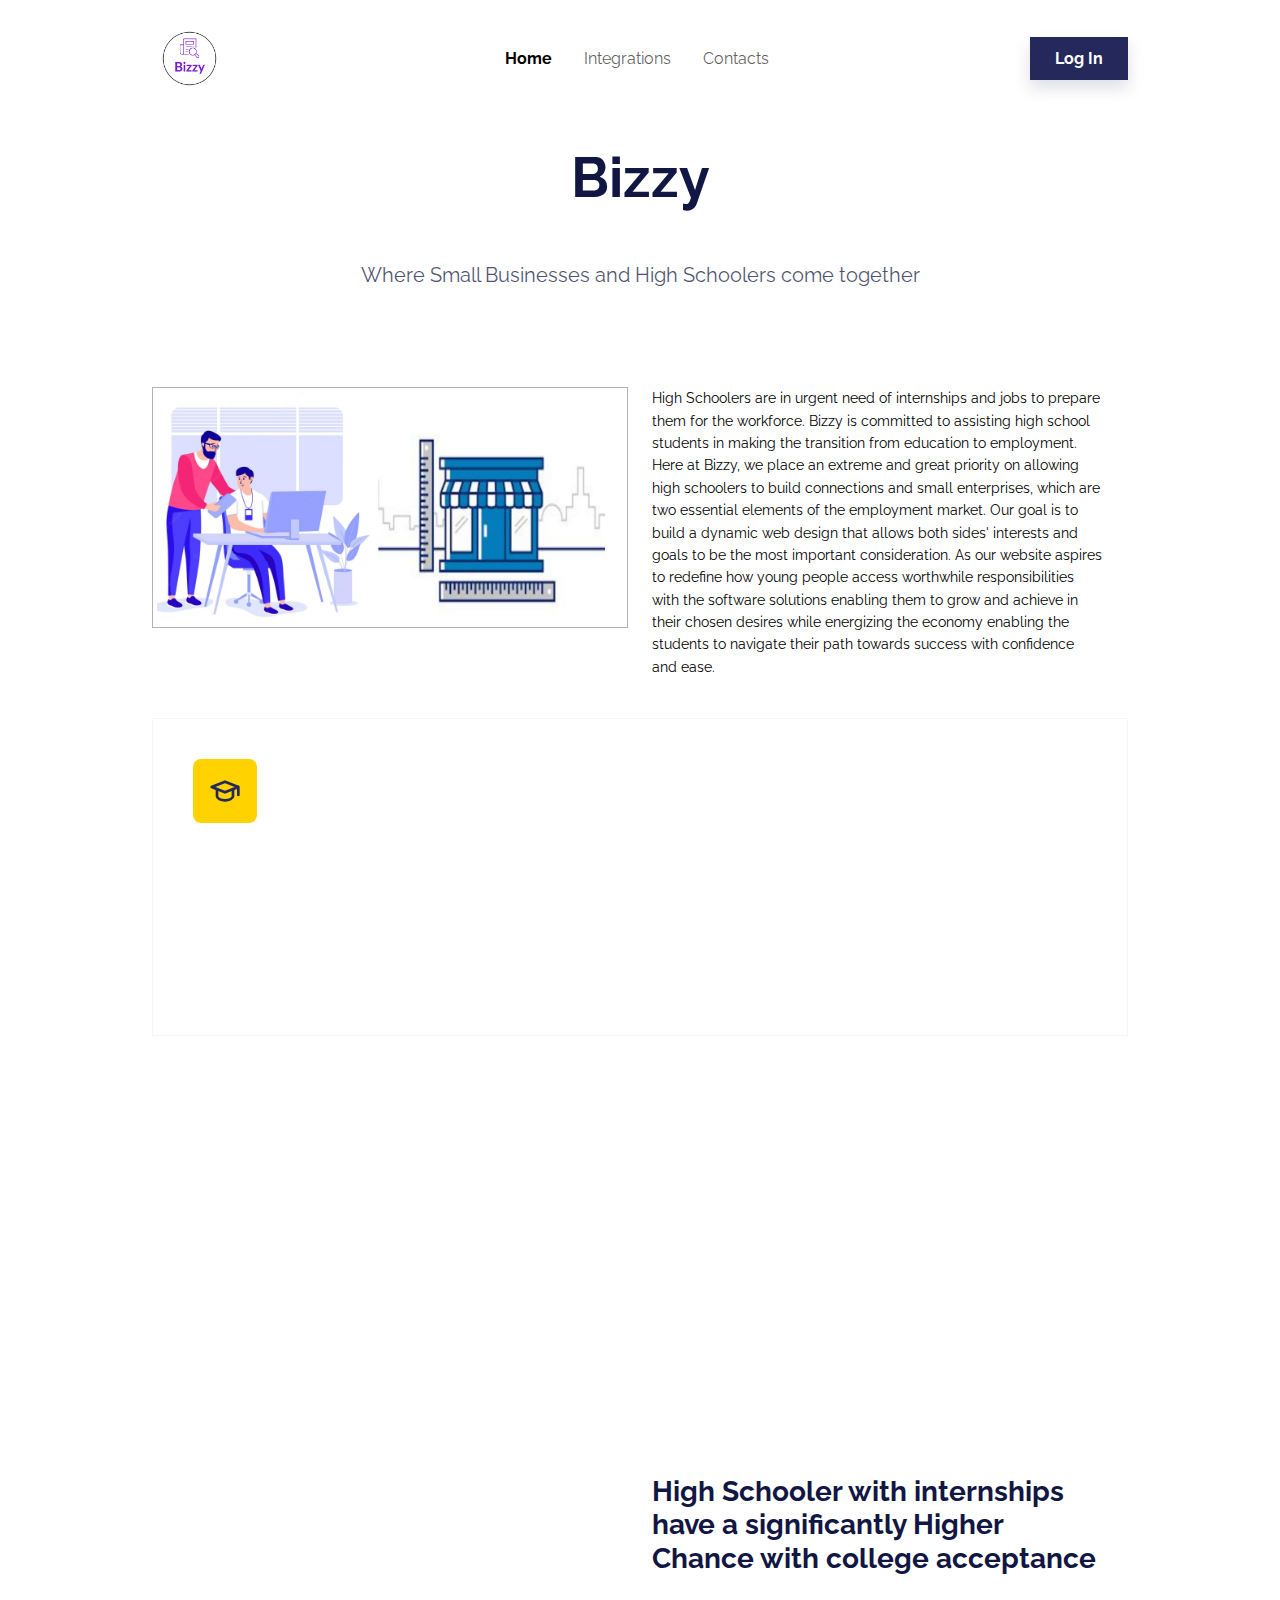
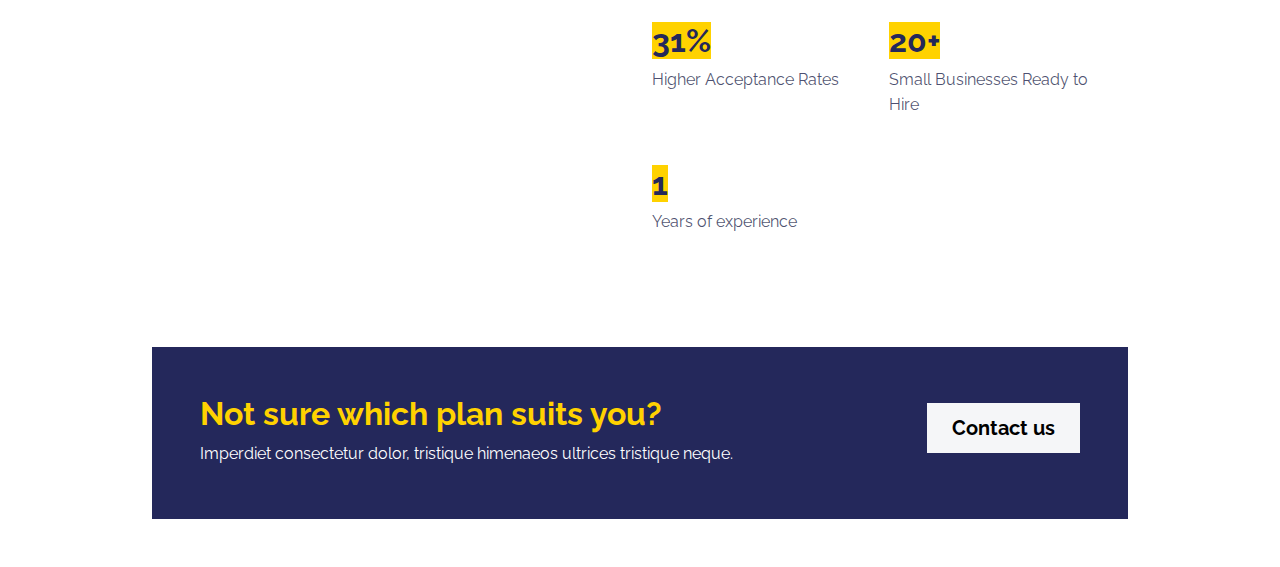
<file: Bizzy/websites/index.html>
<!DOCTYPE html>
<html data-bs-theme="light" lang="en">

<head>
    <meta charset="utf-8">
    <meta name="viewport" content="width=device-width, initial-scale=1.0, shrink-to-fit=no">
    <title>Home - Brand</title>
    <link rel="stylesheet" href="assets/bootstrap/css/bootstrap.min.css">
    <link rel="stylesheet" href="https://fonts.googleapis.com/css?family=Raleway:300italic,400italic,600italic,700italic,800italic,400,300,600,700,800&amp;display=swap">
    <link rel="stylesheet" href="assets/css/aos.min.css">
    <link rel="stylesheet" href="assets/css/A-Blog-Page.css">
    <link rel="stylesheet" href="assets/css/Latest-Blog.css">
</head>

<body>
    <nav class="navbar navbar-expand-md fixed-top navbar-shrink py-3 navbar-light" id="mainNav">
        <div class="container"><a class="navbar-brand d-flex align-items-center" href="./index.html"><span><img src="assets/img/Bizzy-1.png" width="75px" height="75px"></span></a><button data-bs-toggle="collapse" class="navbar-toggler" data-bs-target="#navcol-1"><span class="visually-hidden">Toggle navigation</span><span class="navbar-toggler-icon"></span></button>
            <div class="collapse navbar-collapse" id="navcol-1">
                <ul class="navbar-nav mx-auto">
                    <li class="nav-item"><a class="nav-link active" href="index.html">Home</a></li>
                    <li class="nav-item"><a class="nav-link" href="Jobcreator.html">Integrations</a></li>
                    <li class="nav-item"><a class="nav-link" href="contacts.html">Contacts</a></li>
                </ul><a class="btn btn-primary shadow" role="button" href="https://sincerecrate.backendless.app/api/files/ui-builder/containers/default/index.html?page=HomePage&data=%7B%7D">Log In</a>
            </div>
        </div>
    </nav>
    <header class="pt-5">
        <div class="container pt-4 pt-xl-5">
            <div class="row pt-5">
                <div class="col-md-8 text-center text-md-start mx-auto">
                    <div class="text-center">
                        <h1 class="display-4 fw-bold mb-5">Bizzy</h1>
                        <p class="fs-5 text-muted mb-5">Where Small Businesses and High Schoolers come together</p>
                    </div>
                </div>
                <div class="col-12 col-lg-10 mx-auto">
                    <div class="text-center position-relative"></div>
                </div>
            </div>
        </div>
    </header>
    <section>
        <div class="container py-4 py-xl-5">
            <div class="row gy-4 row-cols-1 row-cols-md-2 row-cols-lg-3">
                <div class="col-lg-6"><img class="img-thumbnail mt-md-0" data-aos="fade-up" src="assets/img/Screen%20Shot%202023-07-08%20at%208.08.09%20PM.png" width="304" height="156" style="width: 600px;"></div>
                <div class="col" data-aos="fade-up">
                    <p style="width: 450px;font-size: 14px;"><span style="color: rgb(0, 0, 0); background-color: transparent;">High Schoolers are in urgent need of internships and jobs to prepare them for the workforce. Bizzy is committed to assisting high school students in making the transition from education to employment. Here at Bizzy, we place an extreme and great priority on allowing high schoolers to build connections and small enterprises, which are two essential elements of the employment market. Our goal is to build a dynamic web design that allows both sides' interests and goals to be the most important consideration. As our website aspires to redefine how young people access worthwhile responsibilities with the software solutions enabling them to grow and achieve in their chosen desires while energizing the economy enabling the students to navigate their path towards success with confidence and ease.&nbsp;</span></p>
                </div>
                <div class="col-lg-12">
                    <div class="card border-light border-1 d-flex justify-content-center p-4">
                        <div class="card-body">
                            <div class="bs-icon-lg bs-icon-rounded bs-icon-secondary d-flex flex-shrink-0 justify-content-center align-items-center d-inline-block mb-4 bs-icon" data-aos="fade-up"><svg xmlns="http://www.w3.org/2000/svg" width="1em" height="1em" viewBox="0 0 24 24" stroke-width="2" stroke="currentColor" fill="none" stroke-linecap="round" stroke-linejoin="round" class="icon icon-tabler icon-tabler-school">
                                    <path stroke="none" d="M0 0h24v24H0z" fill="none"></path>
                                    <path d="M22 9l-10 -4l-10 4l10 4l10 -4v6"></path>
                                    <path d="M6 10.6v5.4a6 3 0 0 0 12 0v-5.4"></path>
                                </svg></div>
                            <div>
                                <h4 class="fw-bold" data-aos="fade-up">Job Opportunities for High Schoolers</h4>
                                <p class="text-muted" data-aos="fade-up">Bizzy is a place for young people to enter the workforce, and work for a small business in their local area, benefitting both parties.</p><a href="https://sincerecrate.backendless.app/api/files/ui-builder/containers/default/index.html?page=WelcomePageWeb&data=%7B%7D" class="btn btn-primary" data-aos="fade-up" type="button">Apply Now!</button><button class="btn btn-sm px-0" type="button"></a>
                            </div>
                        </div>
                    </div>
                </div>
            </div>
        </div>
    </section>
    <section>
        <div class="container py-4 py-xl-5">
            <div class="row">
                <div class="col-md-6">
                    <h3 class="display-6 fw-bold pb-md-4" data-aos="fade-right">Small Business Looking for Employees?</h3>
                    <div class="row"></div>
                </div>
                <div class="col-md-6 pt-4" data-aos="fade-left">
                    <p class="text-muted mb-4">Sign up as an employer to be able to post your job opportunities.</p><a href="https://sincerecrate.backendless.app/api/files/ui-builder/containers/default/index.html?page=VolpassRegistrationPage&data=%7B%7D"class="btn btn-primary" type="button">Sign Up</a>
                </div>
            </div>
            <div class="row gy-4 gy-md-0">
                <div class="col-md-6 order-first order-md-last">
                    <div class="row"></div>
                    <div></div>
                    <h1 data-aos="fade-left"><strong>High Schoolers Want Internships</strong></h1>
                    <h1></h1>
                </div>
                <div class="col" data-aos="fade-right">
                    <p>Sign Up as a High School Student looking for Internships</p><a href="https://sincerecrate.backendless.app/api/files/ui-builder/containers/default/index.html?page=VolpassRegistrationPage&data=%7B%7Df" class="btn btn-primary" type="button">Sign up</a>
                </div>
            </div>
        </div>
    </section>
    <section>
        <div class="container py-4 py-xl-5">
            <div class="row gy-4 gy-md-0">
                <div class="col-md-6 text-center text-md-start d-flex d-sm-flex d-md-flex justify-content-center align-items-center justify-content-md-start align-items-md-center justify-content-xl-center" data-aos="fade-down">
                    <div><img class="rounded img-fluid fit-cover" style="min-height: 300px;" src="assets/img/illustrations/presentation.svg" width="800"></div>
                </div>
                <div class="col">
                    <div style="max-width: 450px;">
                        <h3 class="fw-bold pb-md-4">High Schooler with internships have a significantly Higher Chance with college acceptance</h3>
                        <p class="text-muted py-4 py-md-0"></p>
                        <div class="row gy-4 row-cols-2 row-cols-md-2">
                            <div class="col">
                                <div><span class="fs-2 fw-bold text-primary bg-secondary">31%</span>
                                    <p class="fw-normal text-muted">Higher Acceptance Rates</p>
                                </div>
                            </div>
                            <div class="col">
                                <div><span class="fs-2 fw-bold text-primary bg-secondary">20+</span>
                                    <p class="fw-normal text-muted">Small Businesses Ready to Hire</p>
                                </div>
                            </div>
                            <div class="col">
                                <div><span class="fs-2 fw-bold text-primary bg-secondary">1</span>
                                    <p class="fw-normal text-muted">Years of experience</p>
                                </div>
                            </div>
                            <div class="col">
                                <div><span class="fs-2 fw-bold text-primary bg-secondary"></span>
                                    <p class="fw-normal text-muted"></p>
                                </div>
                            </div>
                        </div>
                    </div>
                </div>
            </div>
        </div>
    </section>
    <section class="py-4 py-xl-5">
        <div class="container">
            <div class="text-white bg-primary border rounded border-0 border-primary d-flex flex-column justify-content-between flex-lg-row p-4 p-md-5">
                <div class="pb-2 pb-lg-1">
                    <h2 class="fw-bold text-secondary mb-2">Not sure which plan suits you?</h2>
                    <p class="mb-0">Imperdiet consectetur dolor, tristique himenaeos ultrices tristique neque.</p>
                </div>
                <div class="my-2"><a class="btn btn-light fs-5 py-2 px-4" role="button" href="contacts.html">Contact us</a></div>
            </div>
        </div>
    </section>
    <footer></footer>
    <script src="assets/bootstrap/js/bootstrap.min.js"></script>
    <script src="assets/js/aos.min.js"></script>
    <script src="assets/js/bs-init.js"></script>
    <script src="assets/js/startup-modern.js"></script>
</body>

</html>
</file>
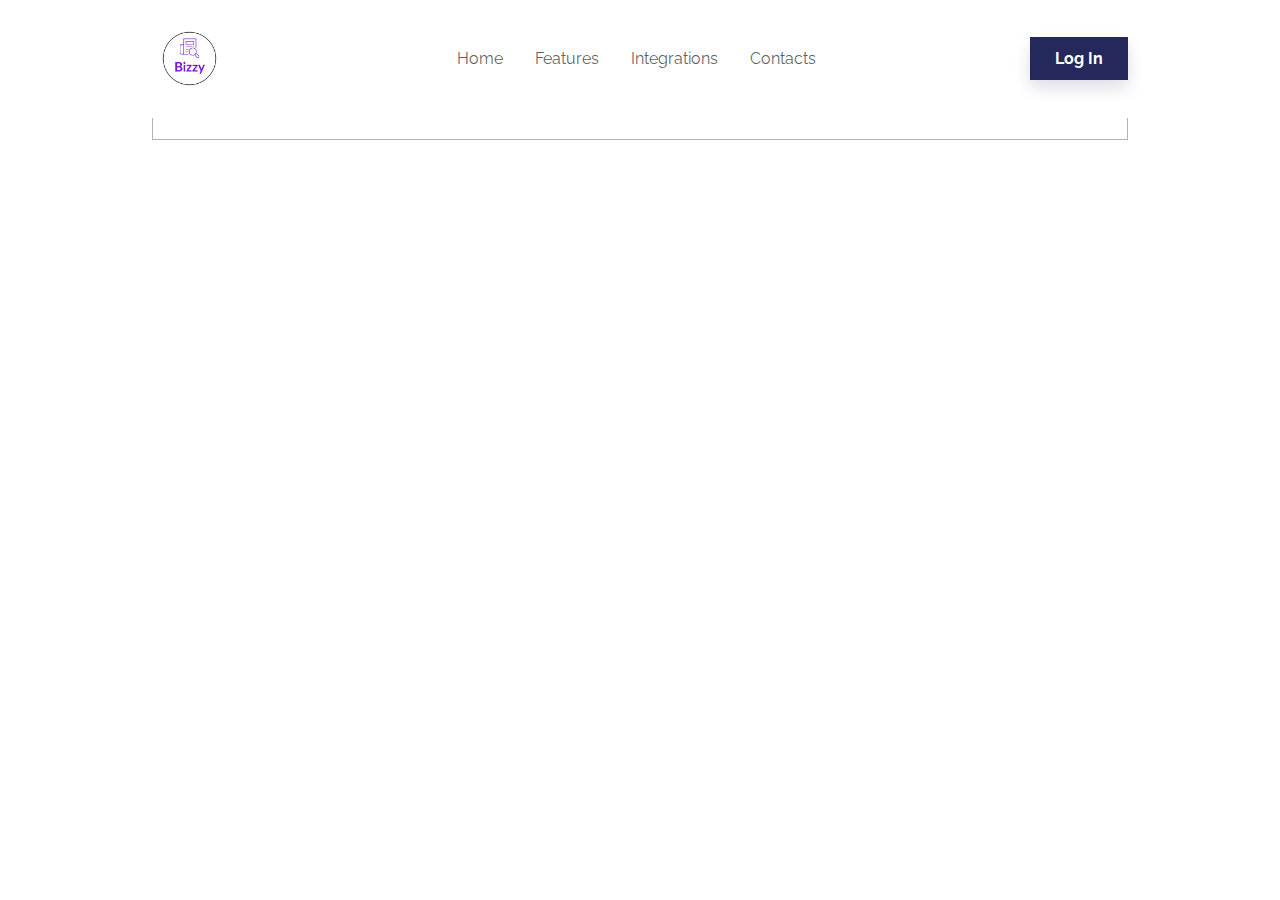
<file: Bizzy/websites/404-1.html>
<!DOCTYPE html>
<html data-bs-theme="light" lang="en">

<head>
    <meta charset="utf-8">
    <meta name="viewport" content="width=device-width, initial-scale=1.0, shrink-to-fit=no">
    <title>Page Not Found - Brand</title>
    <link rel="stylesheet" href="assets/bootstrap/css/bootstrap.min.css">
    <link rel="stylesheet" href="https://fonts.googleapis.com/css?family=Raleway:300italic,400italic,600italic,700italic,800italic,400,300,600,700,800&amp;display=swap">
    <link rel="stylesheet" href="assets/css/A-Blog-Page.css">
    <link rel="stylesheet" href="assets/css/Latest-Blog.css">
</head>

<body>
    <nav class="navbar navbar-expand-md fixed-top navbar-shrink py-3 navbar-light" id="mainNav">
        <div class="container"><a class="navbar-brand d-flex align-items-center" href="/"><span><img src="assets/img/Bizzy-1.png" width="75px" height="75px"></span></a><button data-bs-toggle="collapse" class="navbar-toggler" data-bs-target="#navcol-1"><span class="visually-hidden">Toggle navigation</span><span class="navbar-toggler-icon"></span></button>
            <div class="collapse navbar-collapse" id="navcol-1">
                <ul class="navbar-nav mx-auto">
                    <li class="nav-item"><a class="nav-link" href="index.html">Home</a></li>
                    <li class="nav-item"><a class="nav-link" href="features.html">Features</a></li>
                    <li class="nav-item"><a class="nav-link" href="integrations.html">Integrations</a></li>
                    <li class="nav-item"><a class="nav-link" href="contacts.html">Contacts</a></li>
                </ul><a class="btn btn-primary shadow" role="button" href="signup.html">Log In</a>
            </div>
        </div>
    </nav>
    <section class="py-5 mt-5">
        <div class="container">
            <div class="row row-cols-1 d-flex justify-content-center align-items-center">
                <div class="col">
                    <form><input class="form-control" type="text"></form>
                </div>
            </div>
        </div>
    </section>
    <footer></footer>
    <script src="assets/bootstrap/js/bootstrap.min.js"></script>
    <script src="assets/js/bs-init.js"></script>
    <script src="assets/js/startup-modern.js"></script>
</body>

</html>
</file>
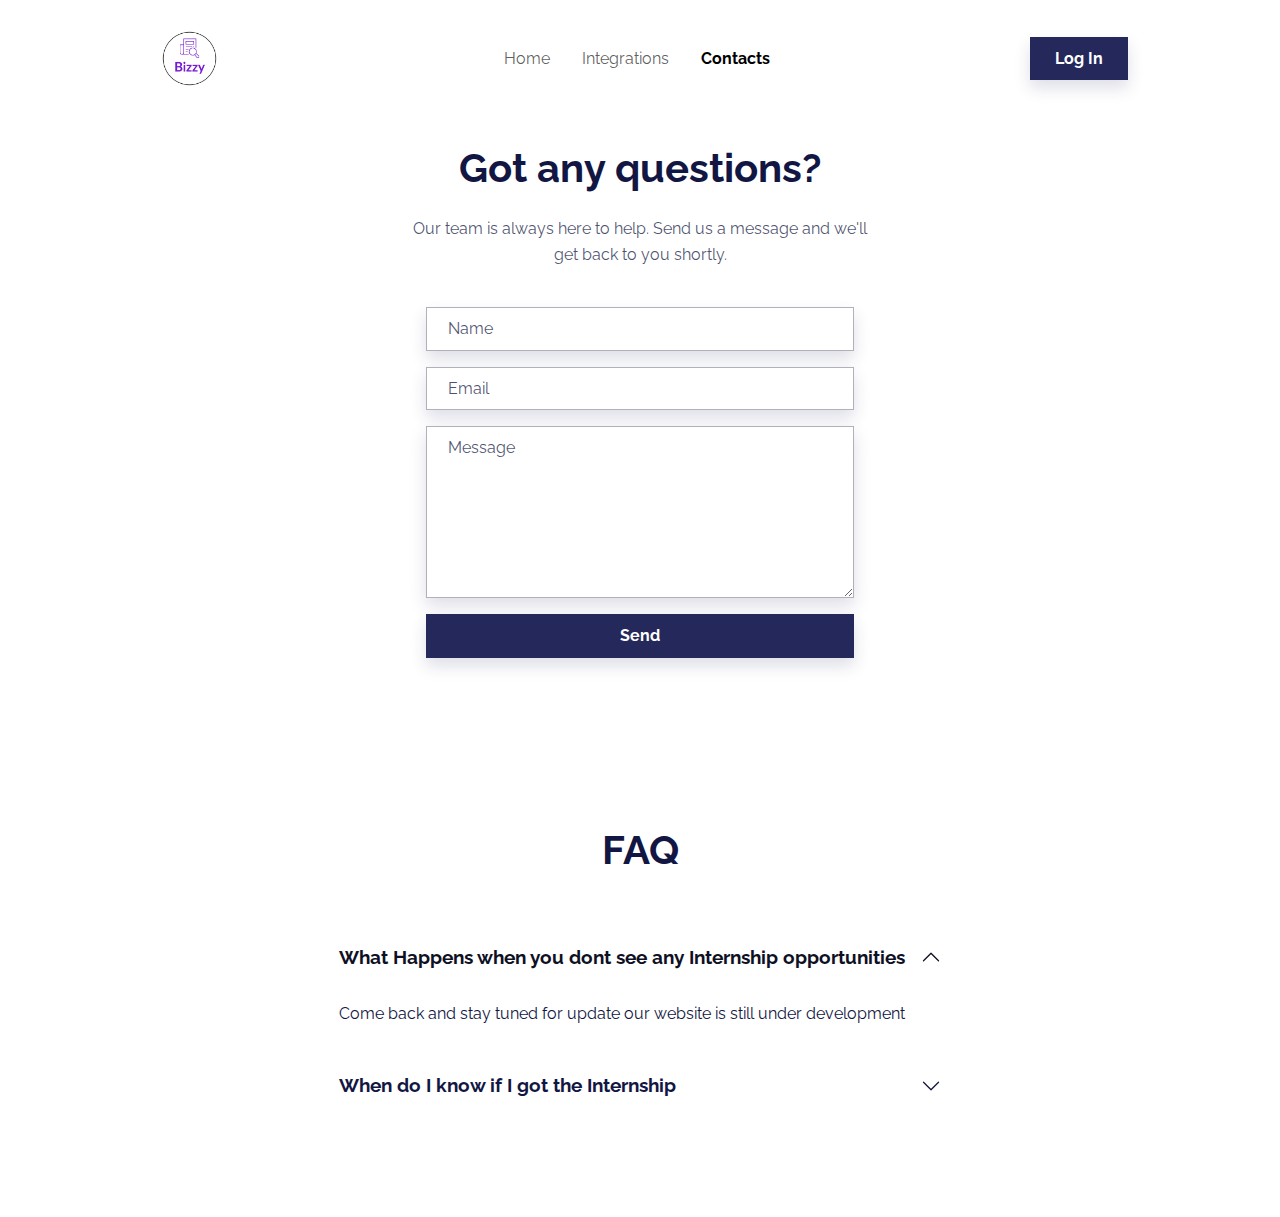
<file: Bizzy/websites/contacts.html>
<!DOCTYPE html>
<html data-bs-theme="light" lang="en">

<head>
    <meta charset="utf-8">
    <meta name="viewport" content="width=device-width, initial-scale=1.0, shrink-to-fit=no">
    <title>Contacts - Brand</title>
    <link rel="stylesheet" href="assets/bootstrap/css/bootstrap.min.css">
    <link rel="stylesheet" href="https://fonts.googleapis.com/css?family=Raleway:300italic,400italic,600italic,700italic,800italic,400,300,600,700,800&amp;display=swap">
    <link rel="stylesheet" href="assets/css/A-Blog-Page.css">
    <link rel="stylesheet" href="assets/css/Latest-Blog.css">
</head>

<body>
    <nav class="navbar navbar-expand-md fixed-top navbar-shrink py-3 navbar-light" id="mainNav">
        <div class="container"><a class="navbar-brand d-flex align-items-center" href="index.html"><span><img src="assets/img/Bizzy-1.png" width="75px" height="75px"></span></a><button data-bs-toggle="collapse" class="navbar-toggler" data-bs-target="#navcol-1"><span class="visually-hidden">Toggle navigation</span><span class="navbar-toggler-icon"></span></button>
            <div class="collapse navbar-collapse" id="navcol-1">
                <ul class="navbar-nav mx-auto">
                    <li class="nav-item"><a class="nav-link" href="index.html">Home</a></li>
                    <li class="nav-item"><a class="nav-link" href="Jobcreator.html">Integrations</a></li>
                    <li class="nav-item"><a class="nav-link active" href="contacts.html">Contacts</a></li>
                </ul><a class="btn btn-primary shadow" role="button" href="https://sincerecrate.backendless.app/api/files/ui-builder/containers/default/index.html?page=HomePage&data=%7B%7D">Log In</a>
            </div>
        </div>
    </nav>
    <section class="py-5 mt-5">
        <div class="container py-5">
            <div class="row">
                <div class="col-md-8 col-xl-6 text-center mx-auto">
                    <h2 class="display-6 fw-bold mb-4">Got any <span class="underline">questions</span>?</h2>
                    <p class="text-muted">Our team is always here to help. Send us a message and we'll get back to you shortly.</p>
                </div>
            </div>
            <div class="row d-flex justify-content-center">
                <div class="col-md-6">
                    <div>
                        <form class="p-3 p-xl-4" method="post" data-bs-theme="light">
                            <div class="mb-3"><input class="shadow form-control" type="text" id="name-1" name="name" placeholder="Name"></div>
                            <div class="mb-3"><input class="shadow form-control" type="email" id="email-1" name="email" placeholder="Email"></div>
                            <div class="mb-3"><textarea class="shadow form-control" id="message-1" name="message" rows="6" placeholder="Message"></textarea></div>
                            <div><button class="btn btn-primary shadow d-block w-100" type="submit">Send </button></div>
                        </form>
                    </div>
                </div>
            </div>
        </div>
    </section>
    <section class="py-4 py-xl-5 mb-5">
        <div class="container">
            <div class="row mb-2">
                <div class="col-md-8 col-xl-6 text-center mx-auto">
                    <h2 class="display-6 fw-bold mb-5"><span class="pb-3 underline">FAQ<br></span></h2>
                </div>
            </div>
            <div class="row mb-2">
                <div class="col-md-8 mx-auto">
                    <div class="accordion text-muted" role="tablist" id="accordion-1">
                        <div class="accordion-item">
                            <h2 class="accordion-header" role="tab"><button class="accordion-button" type="button" data-bs-toggle="collapse" data-bs-target="#accordion-1 .item-1" aria-expanded="true" aria-controls="accordion-1 .item-1">What Happens when you dont see any Internship opportunities</button></h2>
                            <div class="accordion-collapse collapse show item-1" role="tabpanel" data-bs-parent="#accordion-1">
                                <div class="accordion-body">
                                    <p>Come back and stay tuned for update our website is still under development</p>
                                </div>
                            </div>
                        </div>
                        <div class="accordion-item">
                         
                            
                        </div>
                        <div class="accordion-item">
                            <h2 class="accordion-header" role="tab"><button class="accordion-button collapsed" type="button" data-bs-toggle="collapse" data-bs-target="#accordion-1 .item-3" aria-expanded="false" aria-controls="accordion-1 .item-3">When do I know if I got the Internship</button></h2>
                            <div class="accordion-collapse collapse item-3" role="tabpanel" data-bs-parent="#accordion-1">
                                <div class="accordion-body">
                                    <p class="mb-0">We have no control over what the company does when you apply but we will notify the company if it take more than 60 days</p>
                                </div>
                            </div>
                        </div>
                    </div>
                </div>
            </div>
        </div>
    </section>
    <footer></footer>
    <script src="assets/bootstrap/js/bootstrap.min.js"></script>
    <script src="assets/js/bs-init.js"></script>
    <script src="assets/js/startup-modern.js"></script>
</body>

</html>
</file>
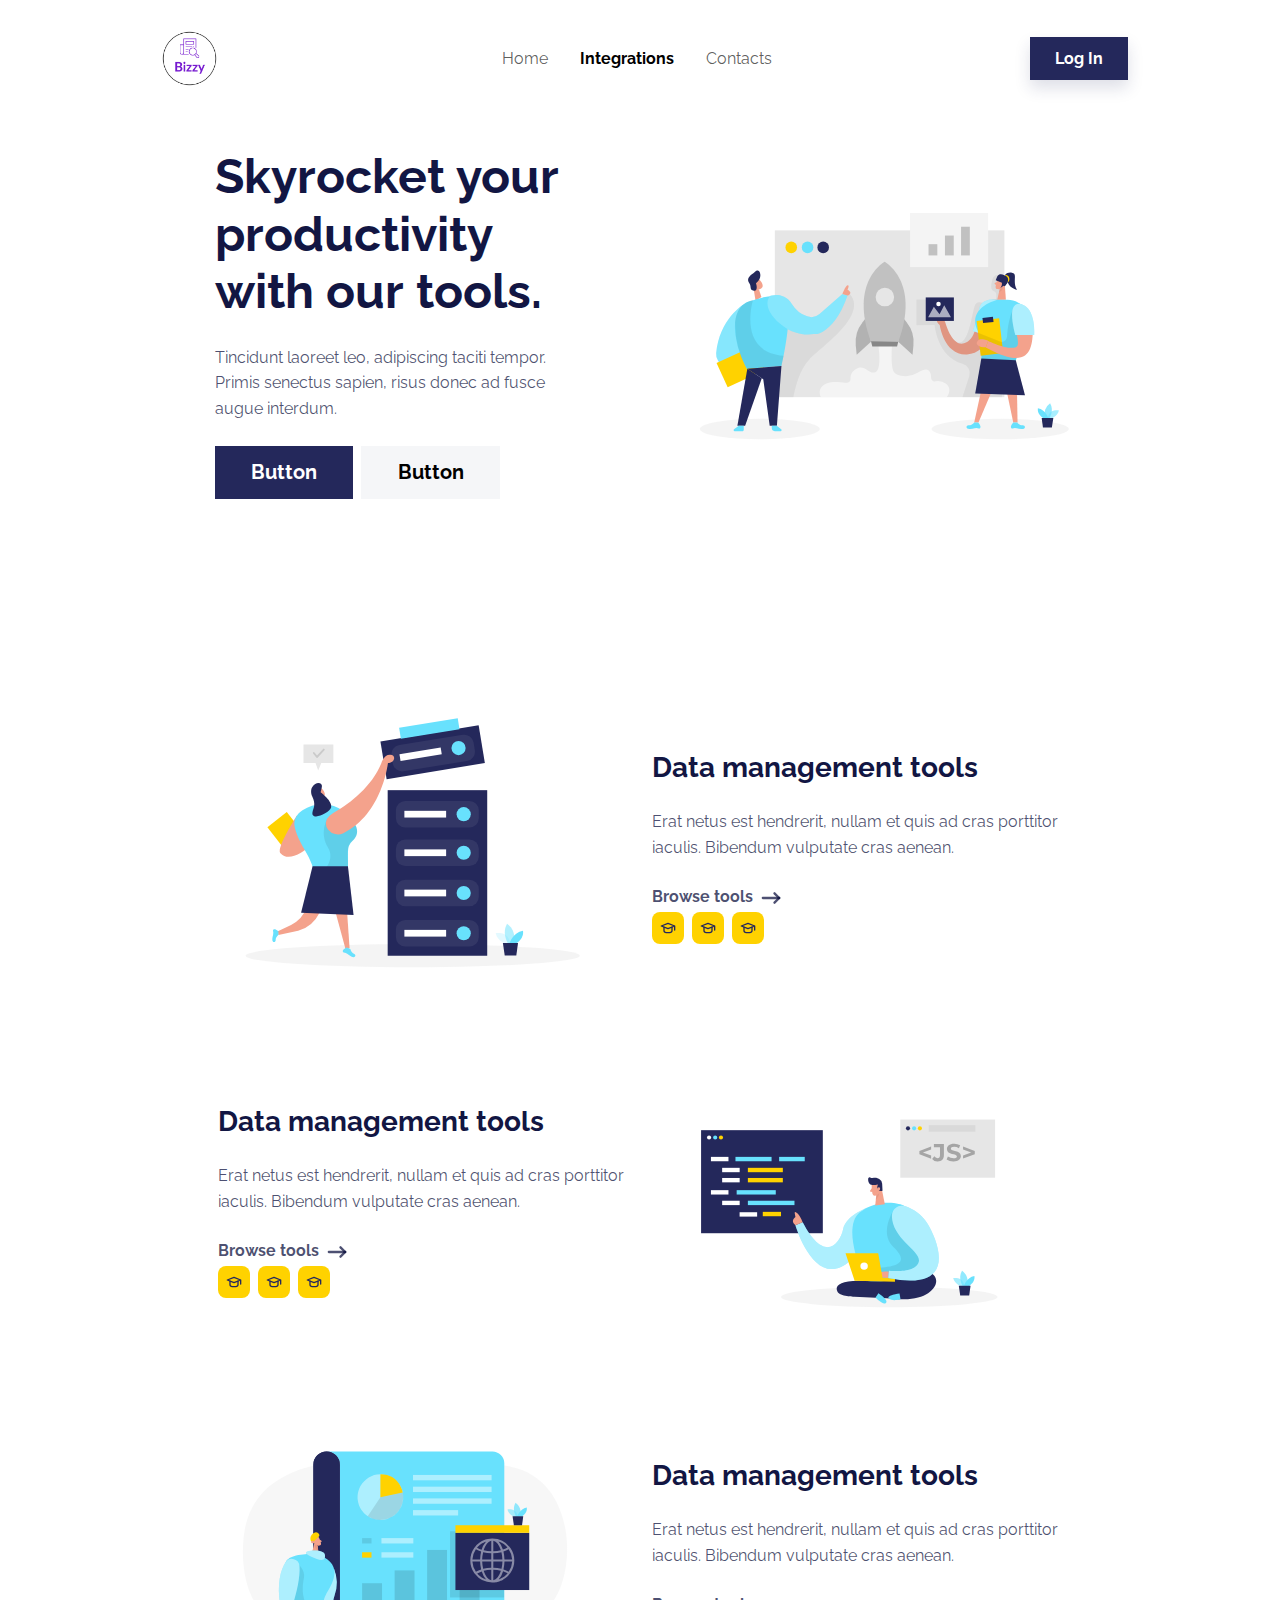
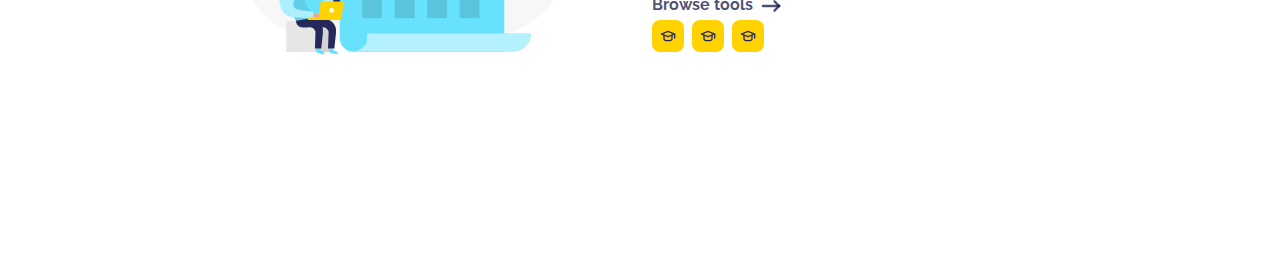
<file: Bizzy/websites/integrations.html>
<!DOCTYPE html>
<html data-bs-theme="light" lang="en">

<head>
    <meta charset="utf-8">
    <meta name="viewport" content="width=device-width, initial-scale=1.0, shrink-to-fit=no">
    <title>Integrations - Brand</title>
    <link rel="stylesheet" href="assets/bootstrap/css/bootstrap.min.css">
    <link rel="stylesheet" href="https://fonts.googleapis.com/css?family=Raleway:300italic,400italic,600italic,700italic,800italic,400,300,600,700,800&amp;display=swap">
    <link rel="stylesheet" href="assets/css/A-Blog-Page.css">
    <link rel="stylesheet" href="assets/css/Latest-Blog.css">
</head>

<body>
    <nav class="navbar navbar-expand-md fixed-top navbar-shrink py-3 navbar-light" id="mainNav">
        <div class="container"><a class="navbar-brand d-flex align-items-center" href="index.html"><span><img src="assets/img/Bizzy-1.png" width="75px" height="75px"></span></a><button data-bs-toggle="collapse" class="navbar-toggler" data-bs-target="#navcol-1"><span class="visually-hidden">Toggle navigation</span><span class="navbar-toggler-icon"></span></button>
            <div class="collapse navbar-collapse" id="navcol-1">
                <ul class="navbar-nav mx-auto">
                    <li class="nav-item"><a class="nav-link" href="index.html">Home</a></li>
                    <li class="nav-item"><a class="nav-link active" href="integrations.html">Integrations</a></li>
                    <li class="nav-item"><a class="nav-link" href="contacts.html">Contacts</a></li>
                </ul><a class="btn btn-primary shadow" role="button" href="signup.html">Log In</a>
            </div>
        </div>
    </nav>
    <section class="py-5 mt-5">
        <div class="container py-4 py-xl-5">
            <div class="row gy-4 gy-md-0">
                <div class="col-md-6 text-center text-md-start d-flex d-sm-flex d-md-flex justify-content-center align-items-center justify-content-md-start align-items-md-center justify-content-xl-center">
                    <div style="max-width: 350px;">
                        <h1 class="display-5 fw-bold mb-4">Skyrocket your productivity with our&nbsp;<span class="underline">tools</span>.</h1>
                        <p class="text-muted my-4">Tincidunt laoreet leo, adipiscing taciti tempor. Primis senectus sapien, risus donec ad fusce augue interdum.</p><a class="btn btn-primary btn-lg me-2" role="button" href="#">Button</a><a class="btn btn-light btn-lg" role="button" href="#">Button</a>
                    </div>
                </div>
                <div class="col-md-6">
                    <div><img class="rounded img-fluid w-100 fit-cover" style="min-height: 300px;" src="assets/img/illustrations/startup.svg"></div>
                </div>
            </div>
        </div>
    </section>
    <section class="py-5">
        <div class="container py-5">
            <div class="row row-cols-1 row-cols-md-2 mx-auto" style="max-width: 900px;">
                <div class="col mb-5"><img class="rounded img-fluid" src="assets/img/illustrations/data-management.svg"></div>
                <div class="col d-md-flex align-items-md-end align-items-lg-center mb-5">
                    <div>
                        <h5 class="fs-3 fw-bold mb-4">Data management&nbsp;tools</h5>
                        <p class="text-muted mb-4">Erat netus est hendrerit, nullam et quis ad cras porttitor iaculis. Bibendum vulputate cras aenean.</p><a class="fw-bold mb-3" href="#">Browse tools&nbsp;<svg xmlns="http://www.w3.org/2000/svg" width="1em" height="1em" viewBox="0 0 24 24" stroke-width="2" stroke="currentColor" fill="none" stroke-linecap="round" stroke-linejoin="round" class="icon icon-tabler icon-tabler-arrow-narrow-right fs-3">
                                <path stroke="none" d="M0 0h24v24H0z" fill="none"></path>
                                <line x1="5" y1="12" x2="19" y2="12"></line>
                                <line x1="15" y1="16" x2="19" y2="12"></line>
                                <line x1="15" y1="8" x2="19" y2="12"></line>
                            </svg></a>
                        <div class="d-flex">
                            <div class="bs-icon-sm bs-icon-rounded bs-icon-secondary d-flex flex-shrink-0 justify-content-center align-items-center d-inline-block bs-icon me-2"><svg xmlns="http://www.w3.org/2000/svg" width="1em" height="1em" viewBox="0 0 24 24" stroke-width="2" stroke="currentColor" fill="none" stroke-linecap="round" stroke-linejoin="round" class="icon icon-tabler icon-tabler-school">
                                    <path stroke="none" d="M0 0h24v24H0z" fill="none"></path>
                                    <path d="M22 9l-10 -4l-10 4l10 4l10 -4v6"></path>
                                    <path d="M6 10.6v5.4a6 3 0 0 0 12 0v-5.4"></path>
                                </svg></div>
                            <div class="bs-icon-sm bs-icon-rounded bs-icon-secondary d-flex flex-shrink-0 justify-content-center align-items-center d-inline-block bs-icon me-2"><svg xmlns="http://www.w3.org/2000/svg" width="1em" height="1em" viewBox="0 0 24 24" stroke-width="2" stroke="currentColor" fill="none" stroke-linecap="round" stroke-linejoin="round" class="icon icon-tabler icon-tabler-school">
                                    <path stroke="none" d="M0 0h24v24H0z" fill="none"></path>
                                    <path d="M22 9l-10 -4l-10 4l10 4l10 -4v6"></path>
                                    <path d="M6 10.6v5.4a6 3 0 0 0 12 0v-5.4"></path>
                                </svg></div>
                            <div class="bs-icon-sm bs-icon-rounded bs-icon-secondary d-flex flex-shrink-0 justify-content-center align-items-center d-inline-block bs-icon me-2"><svg xmlns="http://www.w3.org/2000/svg" width="1em" height="1em" viewBox="0 0 24 24" stroke-width="2" stroke="currentColor" fill="none" stroke-linecap="round" stroke-linejoin="round" class="icon icon-tabler icon-tabler-school">
                                    <path stroke="none" d="M0 0h24v24H0z" fill="none"></path>
                                    <path d="M22 9l-10 -4l-10 4l10 4l10 -4v6"></path>
                                    <path d="M6 10.6v5.4a6 3 0 0 0 12 0v-5.4"></path>
                                </svg></div>
                        </div>
                    </div>
                </div>
            </div>
            <div class="row row-cols-1 row-cols-md-2 mx-auto" style="max-width: 900px;">
                <div class="col order-md-last mb-5"><img class="rounded img-fluid" src="assets/img/illustrations/javascript.svg"></div>
                <div class="col d-md-flex align-items-md-end align-items-lg-center mb-5">
                    <div class="ms-md-3">
                        <h5 class="fs-3 fw-bold mb-4">Data management&nbsp;tools</h5>
                        <p class="text-muted mb-4">Erat netus est hendrerit, nullam et quis ad cras porttitor iaculis. Bibendum vulputate cras aenean.</p><a class="fw-bold" href="#">Browse tools&nbsp;<svg xmlns="http://www.w3.org/2000/svg" width="1em" height="1em" viewBox="0 0 24 24" stroke-width="2" stroke="currentColor" fill="none" stroke-linecap="round" stroke-linejoin="round" class="icon icon-tabler icon-tabler-arrow-narrow-right fs-3">
                                <path stroke="none" d="M0 0h24v24H0z" fill="none"></path>
                                <line x1="5" y1="12" x2="19" y2="12"></line>
                                <line x1="15" y1="16" x2="19" y2="12"></line>
                                <line x1="15" y1="8" x2="19" y2="12"></line>
                            </svg></a>
                        <div class="d-flex">
                            <div class="bs-icon-sm bs-icon-rounded bs-icon-secondary d-flex flex-shrink-0 justify-content-center align-items-center d-inline-block bs-icon me-2"><svg xmlns="http://www.w3.org/2000/svg" width="1em" height="1em" viewBox="0 0 24 24" stroke-width="2" stroke="currentColor" fill="none" stroke-linecap="round" stroke-linejoin="round" class="icon icon-tabler icon-tabler-school">
                                    <path stroke="none" d="M0 0h24v24H0z" fill="none"></path>
                                    <path d="M22 9l-10 -4l-10 4l10 4l10 -4v6"></path>
                                    <path d="M6 10.6v5.4a6 3 0 0 0 12 0v-5.4"></path>
                                </svg></div>
                            <div class="bs-icon-sm bs-icon-rounded bs-icon-secondary d-flex flex-shrink-0 justify-content-center align-items-center d-inline-block bs-icon me-2"><svg xmlns="http://www.w3.org/2000/svg" width="1em" height="1em" viewBox="0 0 24 24" stroke-width="2" stroke="currentColor" fill="none" stroke-linecap="round" stroke-linejoin="round" class="icon icon-tabler icon-tabler-school">
                                    <path stroke="none" d="M0 0h24v24H0z" fill="none"></path>
                                    <path d="M22 9l-10 -4l-10 4l10 4l10 -4v6"></path>
                                    <path d="M6 10.6v5.4a6 3 0 0 0 12 0v-5.4"></path>
                                </svg></div>
                            <div class="bs-icon-sm bs-icon-rounded bs-icon-secondary d-flex flex-shrink-0 justify-content-center align-items-center d-inline-block bs-icon me-2"><svg xmlns="http://www.w3.org/2000/svg" width="1em" height="1em" viewBox="0 0 24 24" stroke-width="2" stroke="currentColor" fill="none" stroke-linecap="round" stroke-linejoin="round" class="icon icon-tabler icon-tabler-school">
                                    <path stroke="none" d="M0 0h24v24H0z" fill="none"></path>
                                    <path d="M22 9l-10 -4l-10 4l10 4l10 -4v6"></path>
                                    <path d="M6 10.6v5.4a6 3 0 0 0 12 0v-5.4"></path>
                                </svg></div>
                        </div>
                    </div>
                </div>
            </div>
            <div class="row row-cols-1 row-cols-md-2 mx-auto" style="max-width: 900px;">
                <div class="col mb-5"><img class="rounded img-fluid" src="assets/img/illustrations/report.svg"></div>
                <div class="col d-md-flex align-items-md-end align-items-lg-center mb-5">
                    <div>
                        <h5 class="fs-3 fw-bold mb-4">Data management&nbsp;tools</h5>
                        <p class="text-muted mb-4">Erat netus est hendrerit, nullam et quis ad cras porttitor iaculis. Bibendum vulputate cras aenean.</p><a class="fw-bold" href="#">Browse tools&nbsp;<svg xmlns="http://www.w3.org/2000/svg" width="1em" height="1em" viewBox="0 0 24 24" stroke-width="2" stroke="currentColor" fill="none" stroke-linecap="round" stroke-linejoin="round" class="icon icon-tabler icon-tabler-arrow-narrow-right fs-3">
                                <path stroke="none" d="M0 0h24v24H0z" fill="none"></path>
                                <line x1="5" y1="12" x2="19" y2="12"></line>
                                <line x1="15" y1="16" x2="19" y2="12"></line>
                                <line x1="15" y1="8" x2="19" y2="12"></line>
                            </svg></a>
                        <div class="d-flex">
                            <div class="bs-icon-sm bs-icon-rounded bs-icon-secondary d-flex flex-shrink-0 justify-content-center align-items-center d-inline-block bs-icon me-2"><svg xmlns="http://www.w3.org/2000/svg" width="1em" height="1em" viewBox="0 0 24 24" stroke-width="2" stroke="currentColor" fill="none" stroke-linecap="round" stroke-linejoin="round" class="icon icon-tabler icon-tabler-school">
                                    <path stroke="none" d="M0 0h24v24H0z" fill="none"></path>
                                    <path d="M22 9l-10 -4l-10 4l10 4l10 -4v6"></path>
                                    <path d="M6 10.6v5.4a6 3 0 0 0 12 0v-5.4"></path>
                                </svg></div>
                            <div class="bs-icon-sm bs-icon-rounded bs-icon-secondary d-flex flex-shrink-0 justify-content-center align-items-center d-inline-block bs-icon me-2"><svg xmlns="http://www.w3.org/2000/svg" width="1em" height="1em" viewBox="0 0 24 24" stroke-width="2" stroke="currentColor" fill="none" stroke-linecap="round" stroke-linejoin="round" class="icon icon-tabler icon-tabler-school">
                                    <path stroke="none" d="M0 0h24v24H0z" fill="none"></path>
                                    <path d="M22 9l-10 -4l-10 4l10 4l10 -4v6"></path>
                                    <path d="M6 10.6v5.4a6 3 0 0 0 12 0v-5.4"></path>
                                </svg></div>
                            <div class="bs-icon-sm bs-icon-rounded bs-icon-secondary d-flex flex-shrink-0 justify-content-center align-items-center d-inline-block bs-icon me-2"><svg xmlns="http://www.w3.org/2000/svg" width="1em" height="1em" viewBox="0 0 24 24" stroke-width="2" stroke="currentColor" fill="none" stroke-linecap="round" stroke-linejoin="round" class="icon icon-tabler icon-tabler-school">
                                    <path stroke="none" d="M0 0h24v24H0z" fill="none"></path>
                                    <path d="M22 9l-10 -4l-10 4l10 4l10 -4v6"></path>
                                    <path d="M6 10.6v5.4a6 3 0 0 0 12 0v-5.4"></path>
                                </svg></div>
                        </div>
                    </div>
                </div>
            </div>
        </div>
    </section>
    <footer></footer>
    <script src="assets/bootstrap/js/bootstrap.min.js"></script>
    <script src="assets/js/bs-init.js"></script>
    <script src="assets/js/startup-modern.js"></script>
</body>

</html>
</file>
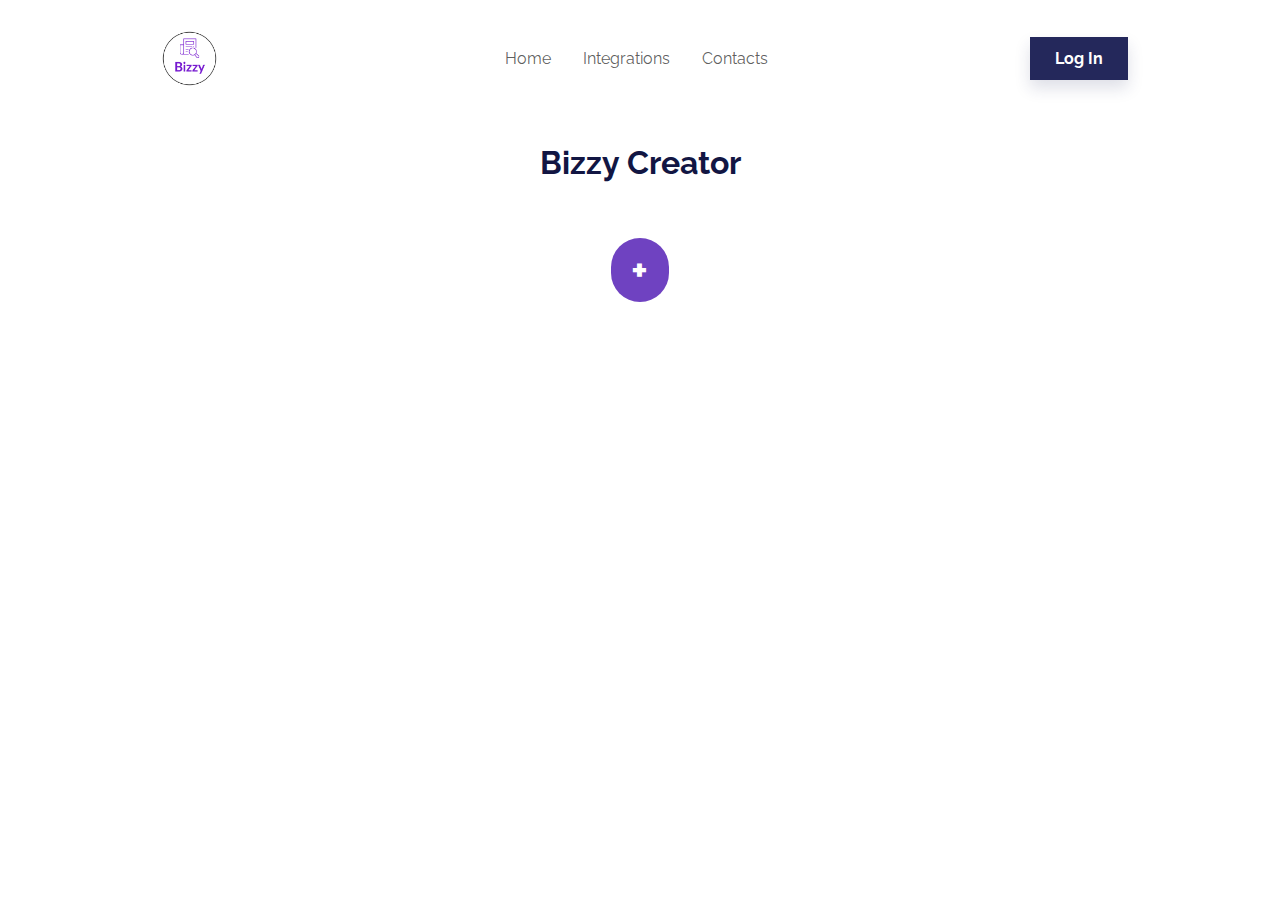
<file: Bizzy/websites/Jobcreator.html>
<!DOCTYPE html>
<html class="text-center" data-bs-theme="light" lang="en">

<head>
    <meta charset="utf-8">
    <meta name="viewport" content="width=device-width, initial-scale=1.0, shrink-to-fit=no">
    <title>Testimonials - Brand</title>
    <link rel="stylesheet" href="assets/bootstrap/css/bootstrap.min.css">
    <link rel="stylesheet" href="https://fonts.googleapis.com/css?family=Raleway:300italic,400italic,600italic,700italic,800italic,400,300,600,700,800&amp;display=swap">
    <link rel="stylesheet" href="assets/css/A-Blog-Page.css">
    <link rel="stylesheet" href="assets/css/Latest-Blog.css">
</head>

<body style="border-style: hidden;position: relative;">
    <nav class="navbar navbar-expand-md fixed-top navbar-shrink py-3 navbar-light" id="mainNav">
        <div class="container"><a class="navbar-brand d-flex align-items-center" href="index.html"><span><img src="assets/img/Bizzy-1.png" width="75px" height="75px"></span></a><button data-bs-toggle="collapse" class="navbar-toggler" data-bs-target="#navcol-1"><span class="visually-hidden">Toggle navigation</span><span class="navbar-toggler-icon"></span></button>
            <div class="collapse navbar-collapse" id="navcol-1">
                <ul class="navbar-nav mx-auto">
                    <li class="nav-item"><a class="nav-link" href="index.html">Home</a></li>
                    <li class="nav-item"><a class="nav-link" href="integrations.html">Integrations</a></li>
                    <li class="nav-item"><a class="nav-link" href="contacts.html">Contacts</a></li>
                </ul><a class="btn btn-primary shadow" role="button" href="signup.html">Log In</a>
            </div>
        </div>
    </nav>
    <section class="py-5 mt-5" style="position: relative;">
        <div class="container py-5" style="border-style: inherit;">
            <div class="row mb-5">
                <div class="col-md-8 col-xl-6 text-center mx-auto">
                    <h2 class="fw-bold">Bizzy Creator</h2>
                </div>
            </div><a href ="https://sincerecrate.backendless.app/api/files/ui-builder/containers/default/index.html?page=HomePage&data=%7B%7D" class="btn btn-primary ms-md-0" type="button" style="font-size: 40px;border-radius: 1000px;padding-top: 0px;padding-bottom: 0px;padding-right: 21px;margin-bottom: -7px;padding-left: 20px;background: var(--bs-purple);border-style: none;margin-left: 141px;">+</button>
        </div><div class="blog-home3 py-5">
  <div class="container">
    <!-- Row  -->
    <div class="row justify-content-center">
      <!-- Column -->
      <div class="col-md-8 text-center">
        
    <div style="background-color:#454d58;"></div>
    <footer></footer>
    <script src="assets/bootstrap/js/bootstrap.min.js"></script>
    <script src="assets/js/bs-init.js"></script>
    <script src="assets/js/startup-modern.js"></script>
</body>

</html>
</file>
<file: Bizzy/websites/assets/css/A-Blog-Page.css>
.container {
  background: #fff;
}

a {
  border: none;
}

x {
  outline: none;
}

small {
  text-align: center;
}
</file>
<file: Bizzy/websites/assets/css/Latest-Blog.css>
.blog-home3 {
  font-family: "Montserrat", sans-serif;
  color: #8d97ad;
  font-weight: 300;
}

.blog-home3 h1, .blog-home3 h2, .blog-home3 h3, .blog-home3 h4, .blog-home3 h5, .blog-home3 h6 {
  color: #3e4555;
}

.blog-home3 h5 {
  line-height: 22px;
  font-size: 18px;
}

.blog-home3 a.link {
  color: #3e4555;
}

.blog-home3 a.link:hover {
  color: #316ce8;
}

.blog-home3 .font-weight-medium {
  font-weight: 500;
}

.blog-home3 .subtitle {
  color: #8d97ad;
  line-height: 24px;
}

.blog-home3 .bg-success-gradiant {
  background: #2cdd9b;
  background: -webkit-linear-gradient(legacy-direction(to right), #2cdd9b 0%, #1dc8cc 100%);
  background: -webkit-gradient(linear, left top, right top, from(#2cdd9b), to(#1dc8cc));
  background: -webkit-linear-gradient(left, #2cdd9b 0%, #1dc8cc 100%);
  background: -o-linear-gradient(left, #2cdd9b 0%, #1dc8cc 100%);
  background: linear-gradient(to right, #2cdd9b 0%, #1dc8cc 100%);
}

.blog-home3 .date-pos {
  font-size: 12px;
}

.blog-home3 a {
  overflow: hidden;
}

.blog-home3 a img {
  -webkit-transition: 0.2s ease-in;
  -o-transition: 0.2s ease-in;
  transition: 0.2s ease-in;
}

.blog-home3 a img:hover {
  -webkit-transform: scale(1.05);
  -ms-transform: scale(1.05);
  transform: scale(1.05);
}

.blog-home3.py-5 {
}
</file>
